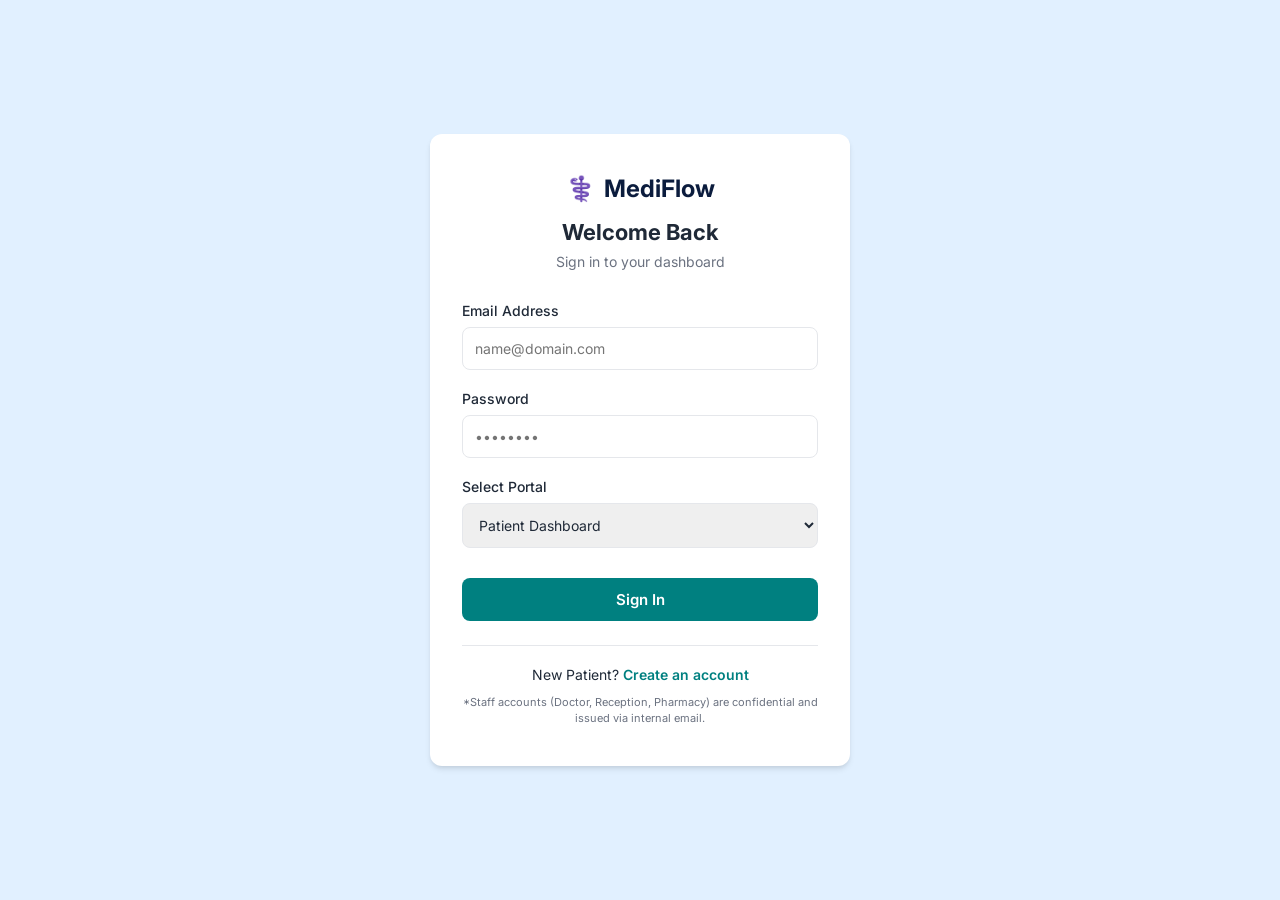
<file: index.html>
<!DOCTYPE html>
<html lang="en">
<head>
    <meta charset="UTF-8">
    <meta name="viewport" content="width=device-width, initial-scale=1.0">
    <title>MediFlow | Healthcare Management</title>
    <link rel="stylesheet" href="styles.css">
    <link href="https://fonts.googleapis.com/css2?family=Inter:wght@300;400;500;600;700&display=swap" rel="stylesheet">
</head>
<body class="login-body">
    <div class="login-container">
        
        <!-- LOGIN VIEW -->
        <div class="login-card" id="login-view">
            <div class="login-header">
                <div class="logo"><span class="logo-icon">⚕️</span> MediFlow</div>
                <h2>Welcome Back</h2>
                <p>Sign in to your dashboard</p>
            </div>
            
            <form id="login-form">
                <div class="form-group">
                    <label for="email">Email Address</label>
                    <input type="email" id="email" placeholder="name@domain.com" required>
                </div>
                <div class="form-group">
                    <label for="password">Password</label>
                    <input type="password" id="password" placeholder="••••••••" required>
                </div>
                <div class="form-group">
                    <label for="role">Select Portal</label>
                    <select id="role" required>
                        <option value="patient">Patient Dashboard</option>
                        <option value="reception">Reception Dashboard</option>
                        <option value="doctor">Doctor Dashboard</option>
                        <option value="pharmacy">Pharmacy Dashboard</option>
                        <option value="billing">Billing Dashboard</option>
                    </select>
                </div>
                <button type="submit" class="btn-primary">Sign In</button>
            </form>

            <div class="switch-form">
                <p>New Patient? <a href="#" id="show-register">Create an account</a></p>
                <small class="confidential-note">*Staff accounts (Doctor, Reception, Pharmacy) are confidential and issued via internal email.</small>
            </div>
        </div>

        <!-- PATIENT REGISTRATION VIEW -->
        <div class="login-card" id="register-view" style="display: none;">
            <div class="login-header">
                <div class="logo"><span class="logo-icon">⚕️</span> MediFlow</div>
                <h2>Patient Registration</h2>
                <p>Create your personal health account</p>
            </div>
            
            <form id="register-form">
                <div class="form-group">
                    <label for="reg-name">Full Name</label>
                    <input type="text" id="reg-name" placeholder="John Doe" required>
                </div>
                <div class="form-group">
                    <label for="reg-email">Email Address</label>
                    <input type="email" id="reg-email" placeholder="john@example.com" required>
                </div>
                <div class="form-group">
                    <label for="reg-phone">Mobile Number</label>
                    <input type="tel" id="reg-phone" placeholder="10-digit mobile number" pattern="[0-9]{10}" maxlength="10" title="Please enter exactly 10 digits" required>
                </div>
                <div class="form-group">
                    <label for="reg-password">Create Password</label>
                    <input type="password" id="reg-password" placeholder="••••••••" required>
                </div>
                <button type="submit" class="btn-primary">Register Account</button>
            </form>

            <div class="switch-form">
                <p>Already have an account? <a href="#" id="show-login">Sign In here</a></p>
            </div>
        </div>

    </div>
    
    <script src="app.js"></script>
</body>
</html>
</file>
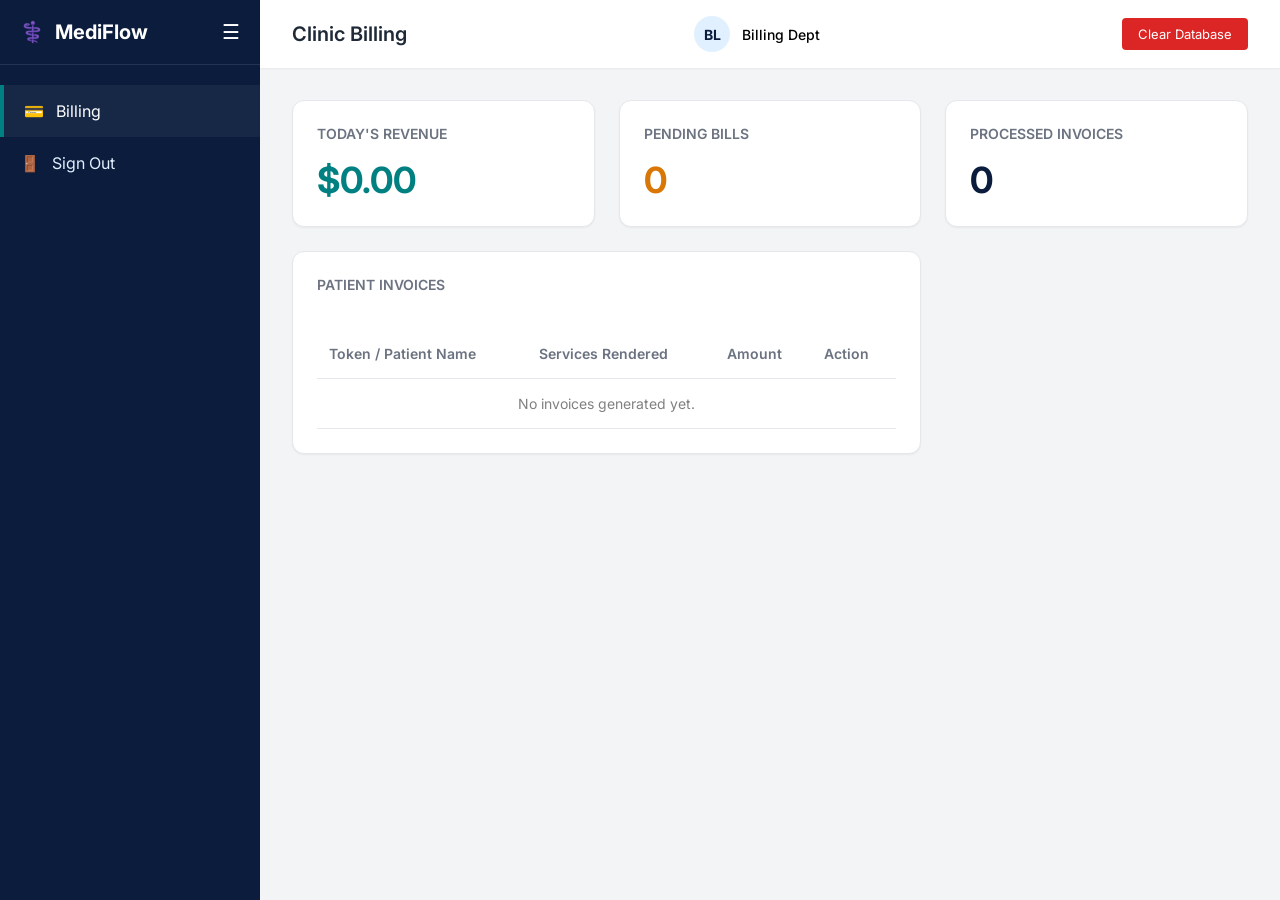
<file: billing.html>
<!DOCTYPE html>
<html lang="en">
<head>
    <meta charset="UTF-8">
    <meta name="viewport" content="width=device-width, initial-scale=1.0">
    <title>Billing | MediFlow</title>
    <link rel="stylesheet" href="styles.css">
    <link href="https://fonts.googleapis.com/css2?family=Inter:wght@300;400;500;600;700&display=swap" rel="stylesheet">
</head>
<body class="dashboard-body">
    <div class="app-layout">
        <aside class="sidebar" id="sidebar">
            <div class="sidebar-header">
                <div class="logo-container">
                    <span class="logo-icon">⚕️</span><span class="logo-text">MediFlow</span>
                </div>
                <button id="toggle-sidebar" class="icon-btn">☰</button>
            </div>
            <nav class="sidebar-nav">
                <a href="billing.html" class="active"><span class="nav-icon">💳</span> <span class="nav-text">Billing</span></a>
                <a href="index.html"><span class="nav-icon">🚪</span> <span class="nav-text">Sign Out</span></a>
            </nav>
        </aside>

        <main class="main-content">
            <header class="top-header">
                <h1>Clinic Billing</h1>
                <div class="user-profile"><div class="avatar">BL</div><span>Billing Dept</span></div>
            </header>

            <div class="dashboard-grid">
                <div class="card stats-card">
                    <h3>Today's Revenue</h3>
                    <p class="stat-number highlight" id="total-revenue">$0.00</p>
                </div>
                <div class="card stats-card">
                    <h3>Pending Bills</h3>
                    <p class="stat-number alert" id="pending-count">0</p>
                </div>
                <div class="card stats-card">
                    <h3>Processed Invoices</h3>
                    <p class="stat-number" id="processed-count">0</p>
                </div>

                <div class="card queue-card">
                    <div class="card-header-flex">
                        <h3>Patient Invoices</h3>
                    </div>
                    <div class="table-container">
                        <table>
                            <thead>
                                <tr>
                                    <th>Token / Patient Name</th>
                                    <th>Services Rendered</th>
                                    <th>Amount</th>
                                    <th>Action</th>
                                </tr>
                            </thead>
                            <tbody id="billing-body">
                                <!-- Populated by JS -->
                            </tbody>
                        </table>
                    </div>
                </div>
            </div>
        </main>
    </div>
    <script src="app.js"></script>
</body>
</html>
</file>
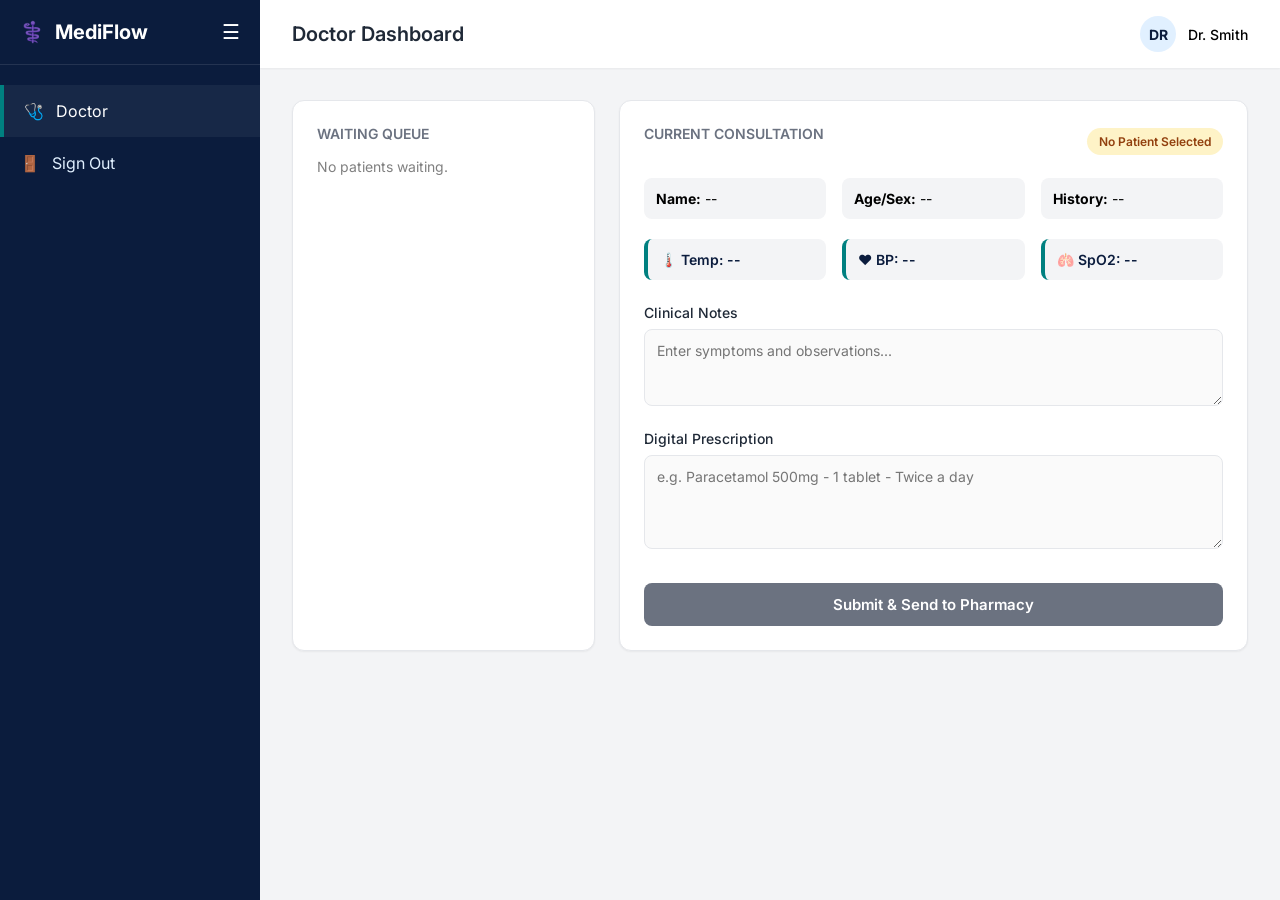
<file: doctor.html>
<!DOCTYPE html>
<html lang="en">
<head>
    <meta charset="UTF-8">
    <meta name="viewport" content="width=device-width, initial-scale=1.0">
    <title>Doctor Dashboard | MediFlow</title>
    <link rel="stylesheet" href="styles.css">
    <link href="https://fonts.googleapis.com/css2?family=Inter:wght@300;400;500;600;700&display=swap" rel="stylesheet">
</head>
<body class="dashboard-body">
    <div class="app-layout">
        
        <!-- Sidebar -->
        <aside class="sidebar" id="sidebar">
            <div class="sidebar-header">
                <div class="logo-container">
                    <span class="logo-icon">⚕️</span>
                    <span class="logo-text">MediFlow</span>
                </div>
                <button id="toggle-sidebar" class="icon-btn">☰</button>
            </div>
            <nav class="sidebar-nav">
                <a href="doctor.html" class="active">
                    <span class="nav-icon">🩺</span> <span class="nav-text">Doctor</span>
                </a>
                <a href="index.html">
                    <span class="nav-icon">🚪</span> <span class="nav-text">Sign Out</span>
                </a>
            </nav>
        </aside>

        <!-- Main Content -->
        <main class="main-content">
            <header class="top-header">
                <h1>Doctor Dashboard</h1>
                <div class="user-profile">
                    <div class="avatar">DR</div>
                    <span>Dr. Smith</span>
                </div>
            </header>

            <div class="dashboard-grid">
                
                <!-- Left: Patient Queue -->
                <div class="card queue-list-card">
                    <h3>Waiting Queue</h3>
                    <div id="doctor-queue" class="queue-list">
                        <!-- Populated by JS -->
                    </div>
                </div>

                <!-- Right: Active Consultation & Prescription -->
                <div class="card active-patient-card">
                    <div class="card-header-flex">
                        <h3>Current Consultation</h3>
                        <span id="active-token" class="badge waiting">No Patient Selected</span>
                    </div>
                    
                    <!-- Patient Details -->
                    <div id="patient-details" class="patient-details-grid">
                        <div class="detail-box"><strong>Name:</strong> <span id="p-name">--</span></div>
                        <div class="detail-box"><strong>Age/Sex:</strong> <span id="p-demographics">--</span></div>
                        <div class="detail-box"><strong>History:</strong> <span id="p-history">--</span></div>
                    </div>

                    <!-- Vitals -->
                    <div class="vitals-grid">
                        <div class="vital-box">🌡️ Temp: <span id="v-temp">--</span></div>
                        <div class="vital-box">❤️ BP: <span id="v-bp">--</span></div>
                        <div class="vital-box">🫁 SpO2: <span id="v-spo2">--</span></div>
                    </div>

                    <!-- Consultation Form -->
                    <form id="prescription-form" style="margin-top: 24px;">
                        <div class="form-group">
                            <label for="clinical-notes">Clinical Notes</label>
                            <textarea id="clinical-notes" rows="3" placeholder="Enter symptoms and observations..." required disabled></textarea>
                        </div>
                        <div class="form-group">
                            <label for="medicines">Digital Prescription</label>
                            <textarea id="medicines" rows="4" placeholder="e.g. Paracetamol 500mg - 1 tablet - Twice a day" required disabled></textarea>
                        </div>
                        <button type="submit" class="btn-primary" id="btn-prescribe" disabled>Submit & Send to Pharmacy</button>
                    </form>
                </div>

            </div>
        </main>
    </div>

    <script src="app.js"></script>
</body>
</html>
</file>
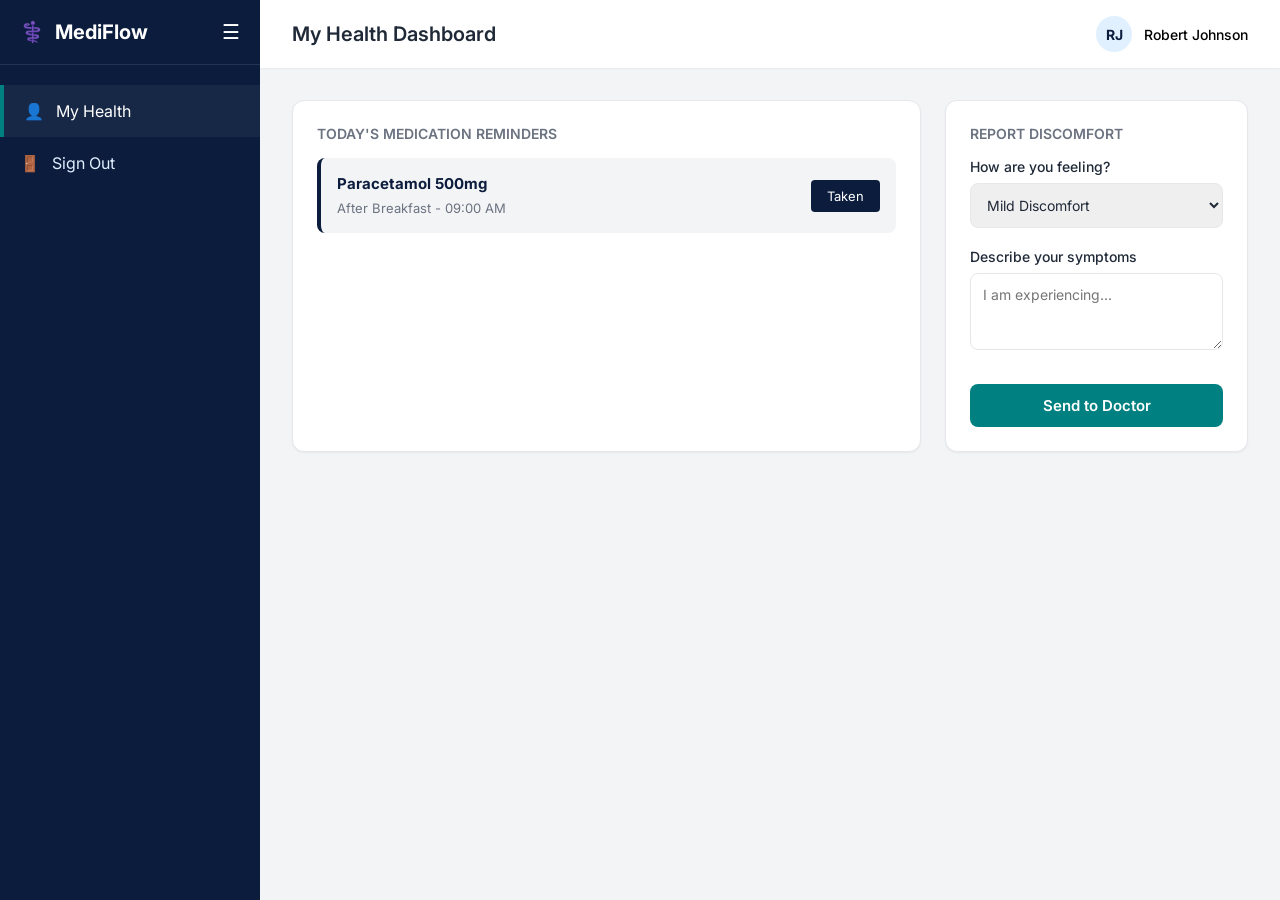
<file: patient.html>
<!DOCTYPE html>
<html lang="en">
<head>
    <meta charset="UTF-8">
    <meta name="viewport" content="width=device-width, initial-scale=1.0">
    <title>Patient Portal | MediFlow</title>
    <link rel="stylesheet" href="styles.css">
    <link href="https://fonts.googleapis.com/css2?family=Inter:wght@300;400;500;600;700&display=swap" rel="stylesheet">
</head>
<body class="dashboard-body">
    <div class="app-layout">
        <aside class="sidebar" id="sidebar">
            <div class="sidebar-header">
                <div class="logo-container">
                    <span class="logo-icon">⚕️</span><span class="logo-text">MediFlow</span>
                </div>
                <button id="toggle-sidebar" class="icon-btn">☰</button>
            </div>
            <nav class="sidebar-nav">
                <a href="patient.html" class="active"><span class="nav-icon">👤</span> <span class="nav-text">My Health</span></a>
                <a href="index.html"><span class="nav-icon">🚪</span> <span class="nav-text">Sign Out</span></a>
            </nav>
        </aside>

        <main class="main-content">
            <header class="top-header">
                <h1>My Health Dashboard</h1>
                <div class="user-profile"><div class="avatar">RJ</div><span>Robert Johnson</span></div>
            </header>

            <div class="dashboard-grid">
                <!-- Reminders & Medications -->
                <div class="card active-patient-card">
                    <h3>Today's Medication Reminders</h3>
                    <div id="patient-reminders" class="medicine-list" style="margin-top: 16px;">
                        <!-- Populated by JS -->
                    </div>
                </div>

                <!-- Discomfort Report -->
                <div class="card queue-list-card">
                    <h3>Report Discomfort</h3>
                    <form id="discomfort-form" style="margin-top: 16px;">
                        <div class="form-group">
                            <label>How are you feeling?</label>
                            <select id="pain-level" required>
                                <option value="mild">Mild Discomfort</option>
                                <option value="moderate">Moderate Pain</option>
                                <option value="severe">Severe - Need Follow-up</option>
                            </select>
                        </div>
                        <div class="form-group">
                            <label>Describe your symptoms</label>
                            <textarea id="symptom-desc" rows="3" placeholder="I am experiencing..." required></textarea>
                        </div>
                        <button type="submit" class="btn-primary">Send to Doctor</button>
                    </form>
                </div>
            </div>
        </main>
    </div>
    <script src="app.js"></script>
</body>
</html>
</file>
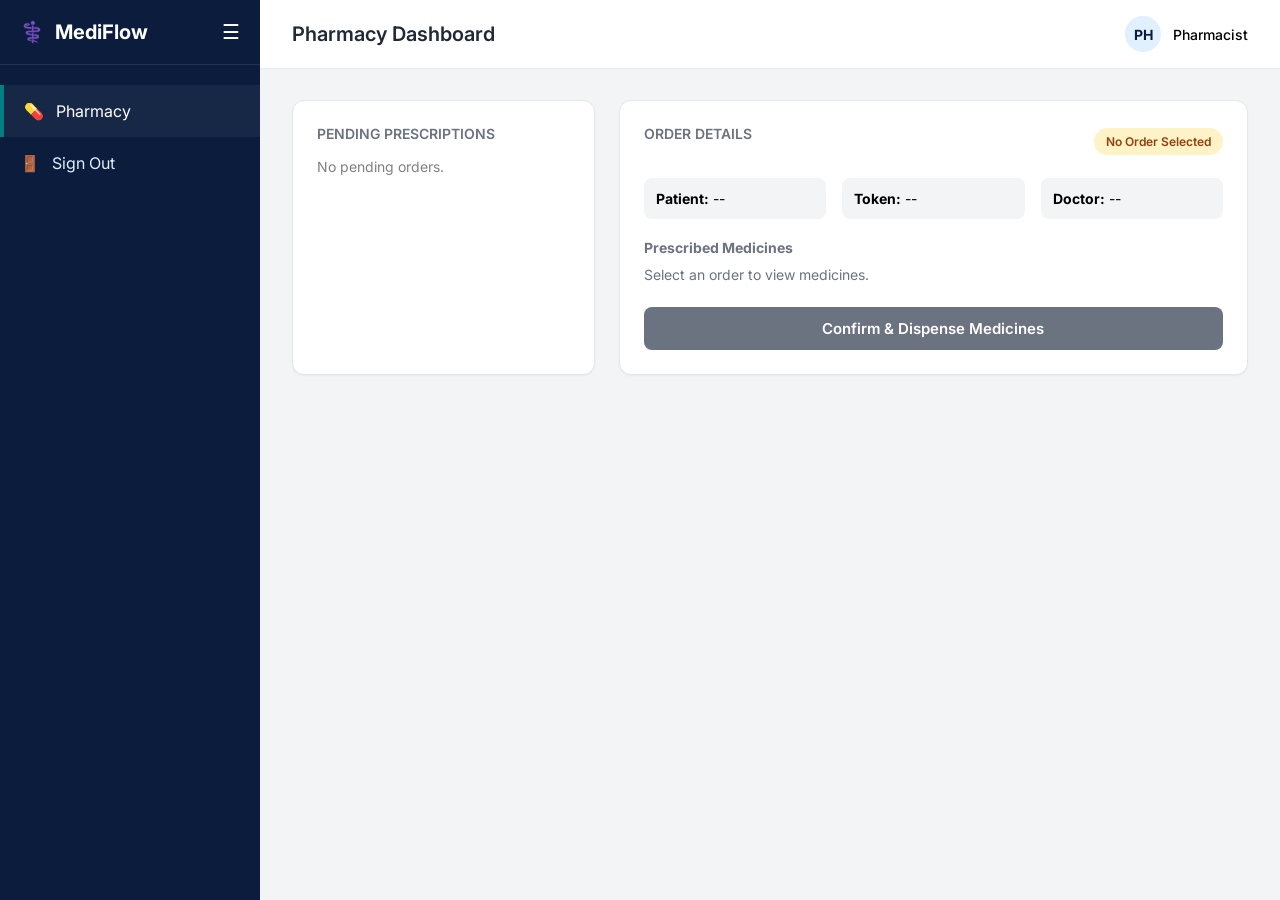
<file: pharmacy.html>
<!DOCTYPE html>
<html lang="en">
<head>
    <meta charset="UTF-8">
    <meta name="viewport" content="width=device-width, initial-scale=1.0">
    <title>Pharmacy | MediFlow</title>
    <link rel="stylesheet" href="styles.css">
    <link href="https://fonts.googleapis.com/css2?family=Inter:wght@300;400;500;600;700&display=swap" rel="stylesheet">
</head>
<body class="dashboard-body">
    <div class="app-layout">
        <aside class="sidebar" id="sidebar">
            <div class="sidebar-header">
                <div class="logo-container">
                    <span class="logo-icon">⚕️</span><span class="logo-text">MediFlow</span>
                </div>
                <button id="toggle-sidebar" class="icon-btn">☰</button>
            </div>
            <nav class="sidebar-nav">
                <a href="pharmacy.html" class="active"><span class="nav-icon">💊</span> <span class="nav-text">Pharmacy</span></a>
                <a href="index.html"><span class="nav-icon">🚪</span> <span class="nav-text">Sign Out</span></a>
            </nav>
        </aside>

        <main class="main-content">
            <header class="top-header">
                <h1>Pharmacy Dashboard</h1>
                <div class="user-profile"><div class="avatar">PH</div><span>Pharmacist</span></div>
            </header>

            <div class="dashboard-grid">
                <div class="card queue-list-card">
                    <h3>Pending Prescriptions</h3>
                    <div id="pharmacy-queue" class="queue-list"></div>
                </div>

                <div class="card active-patient-card">
                    <div class="card-header-flex">
                        <h3>Order Details</h3>
                        <span id="pharmacy-status" class="badge waiting">No Order Selected</span>
                    </div>
                    
                    <div id="pharmacy-patient-details" class="patient-details-grid">
                        <div class="detail-box"><strong>Patient:</strong> <span id="ph-name">--</span></div>
                        <div class="detail-box"><strong>Token:</strong> <span id="ph-token">--</span></div>
                        <div class="detail-box"><strong>Doctor:</strong> <span id="ph-doc">--</span></div>
                    </div>

                    <h4 style="margin: 20px 0 10px; font-size: 14px; color: var(--text-muted);">Prescribed Medicines</h4>
                    <div id="medicine-list" class="medicine-list">
                        <p style="color: var(--text-muted); font-size: 14px;">Select an order to view medicines.</p>
                    </div>

                    <button class="btn-primary" id="btn-dispense" style="margin-top: 24px;" disabled>Confirm & Dispense Medicines</button>
                </div>
            </div>
        </main>
    </div>
    <script src="app.js"></script>
</body>
</html>
</file>
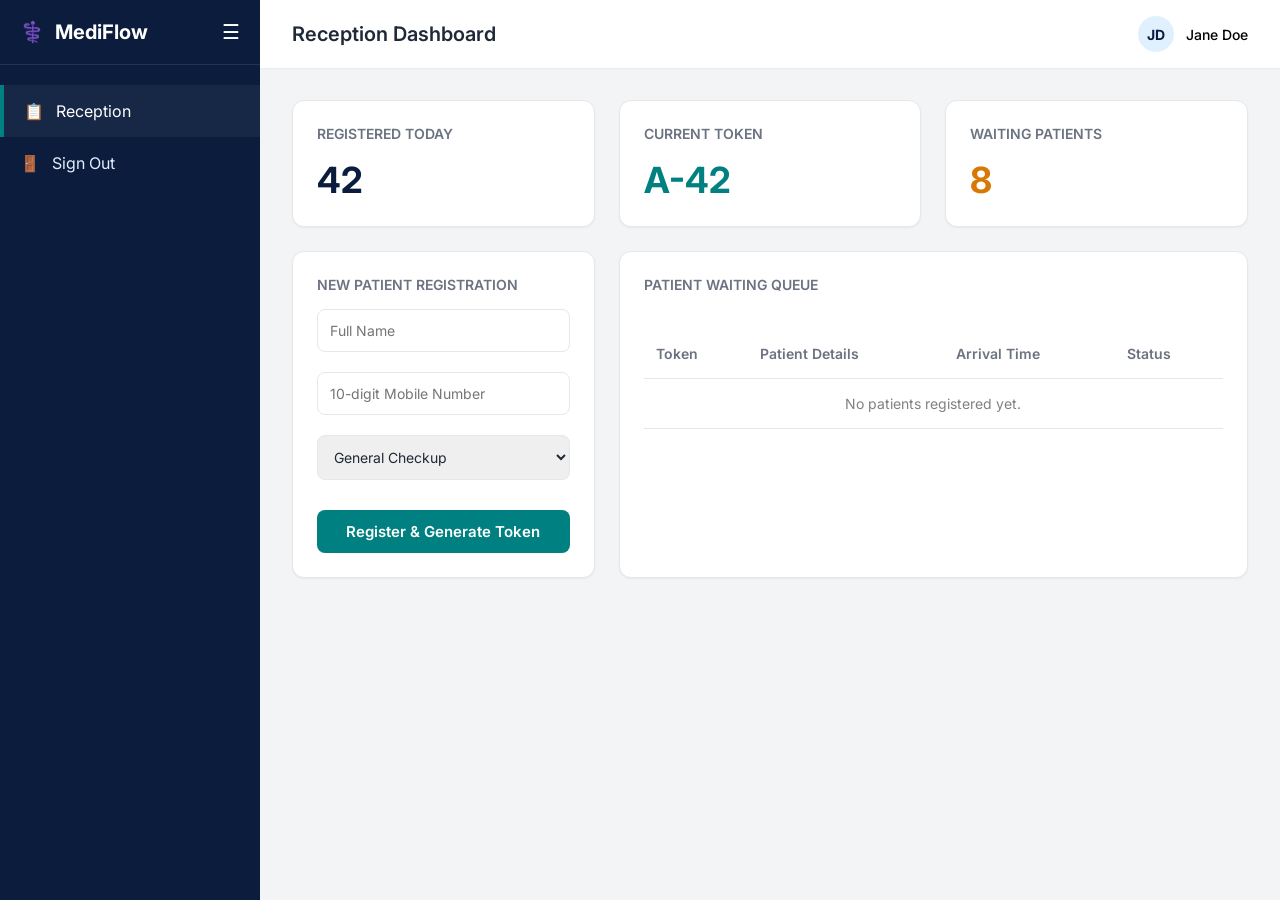
<file: reception.html>
<!DOCTYPE html>
<html lang="en">
<head>
    <meta charset="UTF-8">
    <meta name="viewport" content="width=device-width, initial-scale=1.0">
    <title>Reception | MediFlow</title>
    <link rel="stylesheet" href="styles.css">
    <link href="https://fonts.googleapis.com/css2?family=Inter:wght@300;400;500;600;700&display=swap" rel="stylesheet">
</head>
<body class="dashboard-body">
    <div class="app-layout">
        
        <aside class="sidebar" id="sidebar">
            <div class="sidebar-header">
                <div class="logo-container">
                    <span class="logo-icon">⚕️</span>
                    <span class="logo-text">MediFlow</span>
                </div>
                <button id="toggle-sidebar" class="icon-btn">☰</button>
            </div>
            <nav class="sidebar-nav">
                <a href="reception.html" class="active">
                    <span class="nav-icon">📋</span> <span class="nav-text">Reception</span>
                </a>
                <a href="index.html">
                    <span class="nav-icon">🚪</span> <span class="nav-text">Sign Out</span>
                </a>
            </nav>
        </aside>

        <main class="main-content">
            <header class="top-header">
                <h1>Reception Dashboard</h1>
                <div class="user-profile">
                    <div class="avatar">JD</div>
                    <span>Jane Doe</span>
                </div>
            </header>

            <div class="dashboard-grid">
                <div class="card stats-card">
                    <h3>Registered Today</h3>
                    <p class="stat-number">42</p>
                </div>
                <div class="card stats-card">
                    <h3>Current Token</h3>
                    <p class="stat-number highlight">A-42</p>
                </div>
                <div class="card stats-card">
                    <h3>Waiting Patients</h3>
                    <p class="stat-number alert">8</p>
                </div>

                <div class="card reg-card">
                    <h3>New Patient Registration</h3>
                    <form id="reg-form">
                        <div class="form-group">
                            <input type="text" id="patient-name" placeholder="Full Name" required>
                        </div>
                        <div class="form-group">
                            <input type="tel" id="patient-phone" placeholder="10-digit Mobile Number" pattern="[0-9]{10}" maxlength="10" title="Please enter exactly 10 digits" required>
                        </div>
                        <div class="form-group">
                            <select id="consultation-type">
                                <option value="general">General Checkup</option>
                                <option value="specialist">Specialist</option>
                            </select>
                        </div>
                        <button type="submit" class="btn-primary">Register & Generate Token</button>
                    </form>
                </div>

                <div class="card queue-card">
                    <div class="card-header-flex">
                        <h3>Patient Waiting Queue</h3>
                    </div>
                    <div class="table-container">
                        <table>
                            <thead>
                                <tr>
                                    <th>Token</th>
                                    <th>Patient Details</th>
                                    <th>Arrival Time</th>
                                    <th>Status</th>
                                </tr>
                            </thead>
                            <tbody id="queue-body">
                                <!-- Populated by JavaScript -->
                            </tbody>
                        </table>
                    </div>
                </div>
            </div>
        </main>
    </div>

    <script src="app.js"></script>
</body>
</html>
</file>
<file: styles.css>
:root {
    --primary-navy: #0B1C3D;
    --primary-teal: #008080;
    --primary-light-blue: #E1F0FF;
    --white: #FFFFFF;
    --text-main: #1F2937;
    --text-muted: #6B7280;
    --border-color: #E5E7EB;
    --bg-color: #F3F4F6;
    --success: #10B981;
    --warning: #F59E0B;
    
    --shadow-sm: 0 1px 2px 0 rgba(0, 0, 0, 0.05);
    --shadow-md: 0 4px 6px -1px rgba(0, 0, 0, 0.1), 0 2px 4px -1px rgba(0, 0, 0, 0.06);
    --radius-md: 8px;
    --radius-lg: 12px;
}

* { margin: 0; padding: 0; box-sizing: border-box; font-family: 'Inter', sans-serif; }

/* Login Page & Forms */
.login-body { background-color: var(--primary-light-blue); display: flex; justify-content: center; align-items: center; min-height: 100vh; padding: 20px; }
.login-container { width: 100%; max-width: 420px; }
.login-card { background-color: var(--white); border-radius: var(--radius-lg); box-shadow: var(--shadow-md); padding: 40px 32px; animation: fadeIn 0.3s ease-in-out; }
@keyframes fadeIn { from { opacity: 0; transform: translateY(-10px); } to { opacity: 1; transform: translateY(0); } }

.login-header { text-align: center; margin-bottom: 32px; }
.logo { font-size: 24px; font-weight: 700; color: var(--primary-navy); margin-bottom: 16px; display: flex; align-items: center; justify-content: center; gap: 8px; }
.logo-icon { color: var(--primary-teal); }
.login-header h2 { color: var(--text-main); font-size: 22px; margin-bottom: 8px; }
.login-header p { color: var(--text-muted); font-size: 14px; }

.form-group { margin-bottom: 20px; }
.form-group label { display: block; font-size: 14px; font-weight: 500; color: var(--text-main); margin-bottom: 8px; }
.form-group input, .form-group select, .form-group textarea {
    width: 100%; padding: 12px; border: 1px solid var(--border-color); border-radius: var(--radius-md); font-size: 14px; color: var(--text-main); transition: border-color 0.2s ease;
}
.form-group input:focus, .form-group select:focus, .form-group textarea:focus { outline: none; border-color: var(--primary-teal); box-shadow: 0 0 0 3px rgba(0, 128, 128, 0.1); }

.btn-primary { width: 100%; padding: 12px; background-color: var(--primary-teal); color: var(--white); border: none; border-radius: var(--radius-md); font-size: 15px; font-weight: 600; cursor: pointer; transition: background-color 0.2s ease; margin-top: 10px; }
.btn-primary:hover { background-color: #006666; }
.btn-primary:disabled { background-color: var(--text-muted); cursor: not-allowed; }
.btn-small { padding: 8px 16px; background-color: var(--primary-navy); color: white; border: none; border-radius: 4px; cursor: pointer; font-size: 13px; }
.btn-small:hover { background-color: #08152e; }

/* Switch Form Links */
.switch-form { text-align: center; margin-top: 24px; font-size: 14px; color: var(--text-main); border-top: 1px solid var(--border-color); padding-top: 20px;}
.switch-form a { color: var(--primary-teal); text-decoration: none; font-weight: 600; transition: color 0.2s; }
.switch-form a:hover { color: #004d4d; }
.confidential-note { display: block; margin-top: 12px; font-size: 11px; color: var(--text-muted); line-height: 1.4; }

/* Dashboard Global Layout */
.dashboard-body { background-color: var(--bg-color); }
.app-layout { display: flex; height: 100vh; overflow: hidden; }
.sidebar { background-color: var(--primary-navy); color: var(--white); width: 260px; display: flex; flex-direction: column; transition: width 0.3s ease; }
.sidebar.collapsed { width: 80px; }
.sidebar.collapsed .logo-text, .sidebar.collapsed .nav-text { display: none; }
.sidebar-header { padding: 20px; display: flex; align-items: center; justify-content: space-between; border-bottom: 1px solid rgba(255, 255, 255, 0.1); }
.logo-container { display: flex; align-items: center; gap: 10px; font-size: 20px; font-weight: 700; }
.icon-btn { background: none; border: none; color: var(--white); font-size: 20px; cursor: pointer; }
.sidebar-nav { display: flex; flex-direction: column; padding: 20px 0; }
.sidebar-nav a { padding: 16px 20px; color: var(--primary-light-blue); text-decoration: none; display: flex; align-items: center; gap: 12px; transition: all 0.2s ease; }
.sidebar-nav a:hover, .sidebar-nav a.active { background-color: rgba(255, 255, 255, 0.05); border-left: 4px solid var(--primary-teal); color: var(--white); }
.main-content { flex: 1; display: flex; flex-direction: column; overflow-y: auto; }
.top-header { background-color: var(--white); padding: 16px 32px; display: flex; justify-content: space-between; align-items: center; box-shadow: var(--shadow-sm); z-index: 10; }
.top-header h1 { font-size: 20px; color: var(--text-main); font-weight: 600; }
.user-profile { display: flex; align-items: center; gap: 12px; font-size: 14px; font-weight: 500; }
.avatar { background-color: var(--primary-light-blue); color: var(--primary-navy); width: 36px; height: 36px; border-radius: 50%; display: flex; align-items: center; justify-content: center; font-weight: bold; }

/* Grids and Cards */
.dashboard-grid { padding: 32px; display: grid; grid-template-columns: repeat(12, 1fr); gap: 24px; }
.card { background: var(--white); padding: 24px; border-radius: var(--radius-lg); box-shadow: var(--shadow-sm); border: 1px solid var(--border-color); }
.card h3 { font-size: 14px; color: var(--text-muted); font-weight: 600; margin-bottom: 16px; text-transform: uppercase; }
.card-header-flex { display: flex; justify-content: space-between; align-items: center; margin-bottom: 20px; flex-wrap: wrap; gap: 12px; }

/* Grid Spans */
.stats-card { grid-column: span 12; }
@media (min-width: 768px) { .stats-card { grid-column: span 4; } }
.reg-card, .queue-list-card { grid-column: span 12; }
@media (min-width: 1024px) { .reg-card, .queue-list-card { grid-column: span 4; } }
.queue-card, .active-patient-card { grid-column: span 12; }
@media (min-width: 1024px) { .queue-card, .active-patient-card { grid-column: span 8; } }

/* Shared Dashboard Components */
.stat-number { font-size: 36px; font-weight: 700; color: var(--primary-navy); }
.stat-number.highlight { color: var(--primary-teal); }
.stat-number.alert { color: #D97706; }
.badge { padding: 6px 12px; border-radius: 20px; font-size: 12px; font-weight: 600; }
.badge.waiting { background-color: #FEF3C7; color: #92400E; }
.badge.consulting { background-color: #D1FAE5; color: #065F46; }
.badge.paid { background-color: #DBEAFE; color: #1E40AF; }

/* Tables & Lists */
.table-container { overflow-x: auto; }
table { width: 100%; border-collapse: collapse; text-align: left; }
th, td { padding: 16px 12px; border-bottom: 1px solid var(--border-color); font-size: 14px; }
th { color: var(--text-muted); font-weight: 600; }
tr:hover td { background-color: #F9FAFB; }

.queue-list { display: flex; flex-direction: column; gap: 12px; }
.queue-item { padding: 12px; border: 1px solid var(--border-color); border-radius: var(--radius-md); cursor: pointer; transition: all 0.2s ease; display: flex; justify-content: space-between; }
.queue-item:hover, .queue-item.active { border-color: var(--primary-teal); background-color: var(--primary-light-blue); }

.patient-details-grid, .vitals-grid { display: grid; grid-template-columns: repeat(auto-fit, minmax(120px, 1fr)); gap: 16px; margin-bottom: 20px; }
.detail-box, .vital-box { background-color: var(--bg-color); padding: 12px; border-radius: var(--radius-md); font-size: 14px; }
.vital-box { font-weight: 600; color: var(--primary-navy); border-left: 4px solid var(--primary-teal); }

/* Pharmacy & Patient Modules */
.medicine-list { display: flex; flex-direction: column; gap: 12px; }
.medicine-item { background: var(--bg-color); padding: 16px; border-radius: var(--radius-md); border-left: 4px solid var(--primary-navy); display: flex; justify-content: space-between; align-items: center;}
.medicine-details strong { display: block; font-size: 15px; color: var(--primary-navy); margin-bottom: 4px;}
.medicine-details span { font-size: 13px; color: var(--text-muted); }
.action-buttons { display: flex; gap: 8px; }
</file>
